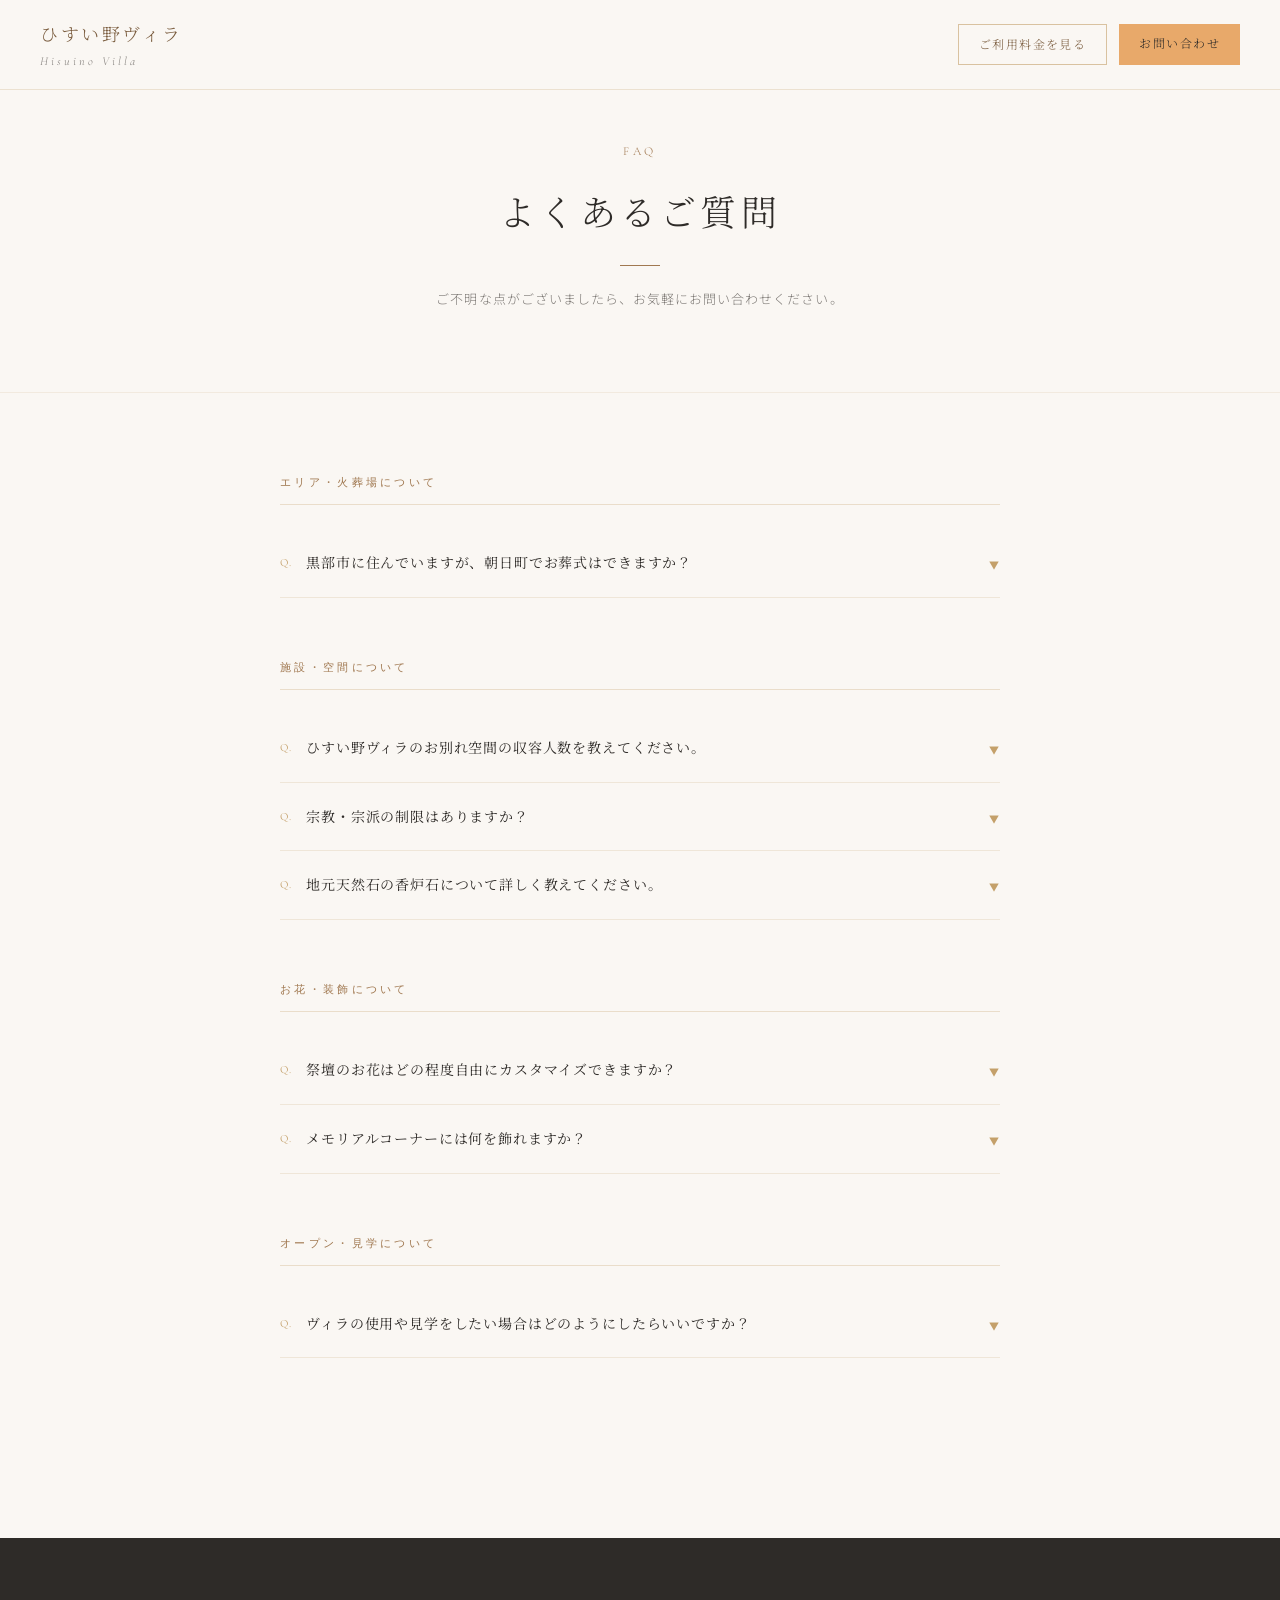
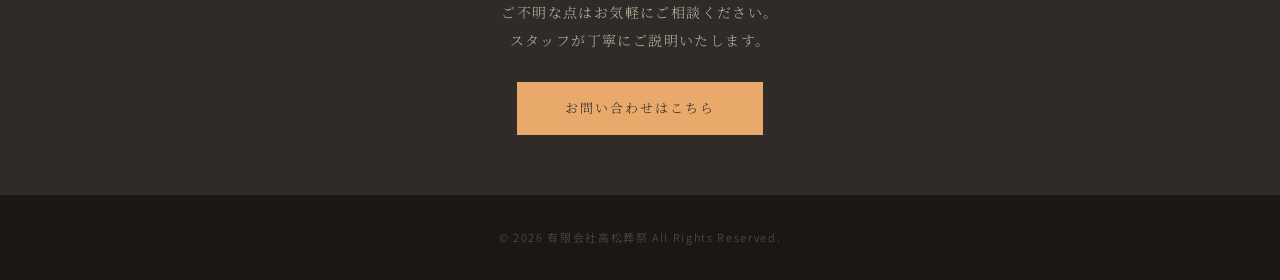
<file: faq.html>
<!DOCTYPE html>
<html lang="ja">
<head>
  <meta charset="UTF-8">
  <meta name="viewport" content="width=device-width, initial-scale=1.0">
  <title>よくあるご質問 | ひすい野ヴィラ</title>
  <meta name="description" content="ひすい野ヴィラに関するよくあるご質問をまとめました。収容人数・宗教・料金・火葬場についてなど、お気軽にご確認ください。">
  <link rel="preconnect" href="https://fonts.googleapis.com">
  <link rel="preconnect" href="https://fonts.gstatic.com" crossorigin>
  <link href="https://fonts.googleapis.com/css2?family=Noto+Serif+JP:wght@300;400;500&family=Noto+Sans+JP:wght@300;400;500&family=Cormorant+Garamond:ital,wght@0,300;0,400;1,300&display=swap" rel="stylesheet">
  <style>
:root{
  --wood-dark:#7a5c3e; --wood-mid:#a07850; --wood-light:#c4a06a;
  --orange-warm:#e8a96a; --orange-pale:#f5e6d3; --orange-faint:#faf3eb;
  --gray-dark:#4a4845; --gray-mid:#7c7874; --gray-light:#b8b4b0; --gray-faint:#f0edea;
  --cream:#faf7f3; --white:#ffffff; --charcoal:#2e2b28;
}
*{ margin:0; padding:0; box-sizing:border-box; }
body{ font-family:'Noto Sans JP',sans-serif; font-weight:300; color:var(--charcoal); background:var(--cream); line-height:1.9; }

/* HEADER */
header{ position:fixed; top:0; left:0; right:0; z-index:100; display:flex; justify-content:space-between; align-items:center; padding:16px 40px; background:rgba(250,247,243,0.94); backdrop-filter:blur(10px); border-bottom:1px solid rgba(196,160,106,0.25); }
.header-logo{ font-family:'Noto Serif JP',serif; font-size:18px; letter-spacing:0.14em; color:var(--wood-dark); text-decoration:none; }
.header-logo span{ display:block; font-size:12px; letter-spacing:0.25em; color:var(--gray-mid); font-family:'Cormorant Garamond',serif; font-style:italic; }
.header-nav{ display:flex; gap:12px; }
.btn-header-outline{ padding:8px 20px; border:0.5px solid rgba(196,160,106,0.6); background:transparent; color:var(--wood-dark); font-size:12px; letter-spacing:0.12em; font-family:'Noto Serif JP',serif; cursor:pointer; text-decoration:none; transition:background 0.2s; }
.btn-header-outline:hover{ background:var(--orange-faint); }
.btn-header-primary{ padding:8px 20px; background:var(--orange-warm); color:var(--charcoal); font-size:12px; letter-spacing:0.12em; font-family:'Noto Serif JP',serif; border:none; cursor:pointer; text-decoration:none; transition:background 0.2s; }
.btn-header-primary:hover{ background:#f0b87a; }

/* HERO */
.faq-hero{ padding:140px 40px 80px; text-align:center; background:var(--cream); border-bottom:1px solid rgba(196,160,106,0.15); }
.faq-hero .section-label{ display:block; font-family:'Cormorant Garamond',serif; font-size:12px; letter-spacing:0.28em; color:var(--wood-mid); text-transform:uppercase; margin-bottom:14px; }
.faq-hero h1{ font-family:'Noto Serif JP',serif; font-size:clamp(24px,3vw,36px); font-weight:300; letter-spacing:0.12em; color:var(--charcoal); margin-bottom:16px; }
.faq-hero p{ font-size:13px; color:var(--gray-mid); letter-spacing:0.08em; line-height:2; }
.hero-divider{ width:40px; height:1px; background:var(--wood-mid); margin:20px auto 0; }

/* FAQ SECTION */
.faq-section{ max-width:800px; margin:0 auto; padding:80px 40px 120px; }

.faq-category{ margin-bottom:60px; }
.faq-category-title{ font-family:'Cormorant Garamond',serif; font-size:11px; letter-spacing:0.3em; color:var(--wood-mid); text-transform:uppercase; margin-bottom:24px; padding-bottom:10px; border-bottom:0.5px solid rgba(196,160,106,0.3); }

.faq-list{ list-style:none; }
.faq-item{ border-bottom:0.5px solid rgba(196,160,106,0.2); }
.faq-q{
  width:100%; text-align:left; background:none; border:none; cursor:pointer;
  padding:22px 0; display:flex; justify-content:space-between; align-items:flex-start; gap:16px;
  font-family:'Noto Serif JP',serif; font-size:14px; font-weight:400; color:var(--charcoal);
  letter-spacing:0.06em; line-height:1.7;
}
.faq-q:hover{ color:var(--wood-dark); }
.faq-q-label{ display:flex; align-items:flex-start; gap:14px; }
.faq-q-num{ font-family:'Cormorant Garamond',serif; font-size:11px; color:var(--wood-light); letter-spacing:0.1em; flex-shrink:0; padding-top:3px; }
.faq-q-arrow{ font-size:10px; color:var(--wood-light); flex-shrink:0; transition:transform 0.3s; padding-top:5px; }
.faq-q[aria-expanded="true"] .faq-q-arrow{ transform:rotate(180deg); }
.faq-a{
  display:none; padding:0 0 24px 28px;
  font-size:13px; color:var(--gray-mid); line-height:2; letter-spacing:0.05em;
}
.faq-a.open{ display:block; }
.faq-a strong{ color:var(--wood-dark); font-weight:400; }

/* CONTACT BANNER */
.contact-banner{ background:var(--charcoal); padding:60px 40px; text-align:center; }
.contact-banner p{ font-family:'Noto Serif JP',serif; font-size:14px; color:rgba(255,235,210,0.7); letter-spacing:0.1em; line-height:2; margin-bottom:28px; }
.contact-banner a{ display:inline-block; padding:14px 48px; background:var(--orange-warm); color:var(--charcoal); font-family:'Noto Serif JP',serif; font-size:13px; letter-spacing:0.15em; text-decoration:none; transition:background 0.2s; }
.contact-banner a:hover{ background:#f0b87a; }

/* FOOTER */
footer{ background:#1a1714; padding:32px 40px; text-align:center; }
footer p{ font-size:11px; color:rgba(255,235,210,0.3); letter-spacing:0.15em; }

/* MOBILE CTA */
.mobile-cta{ display:none; position:fixed; bottom:0; left:0; right:0; z-index:100; }
.mobile-cta a{ text-decoration:none; font-size:12px; letter-spacing:0.08em; font-family:'Noto Serif JP',serif; font-weight:400; display:flex; flex-direction:column; align-items:center; justify-content:center; gap:4px; padding:11px 6px; }
.mobile-cta a:first-child{ background:var(--orange-warm); color:var(--charcoal); flex:3; }
.mobile-cta a:nth-child(2){ background:#faf7f3; color:#7a5c3e; border-left:0.5px solid rgba(196,160,106,0.3); flex:2; }
.mobile-cta a:last-child{ background:#faf7f3; color:#a07850; border:0.5px solid rgba(196,160,106,0.5); border-bottom:none; font-family:'Cormorant Garamond',serif; font-style:italic; font-size:11px; flex:none; width:52px; }

/* REVEAL */
.reveal{ opacity:0; transform:translateY(16px); transition:opacity 0.6s ease, transform 0.6s ease; }
.reveal.visible{ opacity:1; transform:none; }

@media(max-width:768px){
  header{ padding:12px 20px; }
  .header-nav{ gap:8px; }
  .btn-header-outline,.btn-header-primary{ font-size:11px; padding:8px 12px; }
  .faq-hero{ padding:110px 24px 60px; }
  .faq-section{ padding:52px 20px 100px; }
  .contact-banner{ padding:48px 24px; }
  footer{ padding:28px 20px; }
  .mobile-cta{ display:flex; }
}
  </style>
</head>
<body>

<header>
  <a href="index.html" class="header-logo">
    ひすい野ヴィラ
    <span>Hisuino Villa</span>
  </a>
  <nav class="header-nav">
    <a href="index.html#price" class="btn-header-outline">ご利用料金を見る</a>
    <a href="index.html#contact" class="btn-header-primary">お問い合わせ</a>
  </nav>
</header>

<div class="faq-hero">
  <span class="section-label reveal">FAQ</span>
  <h1 class="reveal">よくあるご質問</h1>
  <div class="hero-divider reveal"></div>
  <p class="reveal" style="margin-top:20px;">ご不明な点がございましたら、お気軽にお問い合わせください。</p>
</div>

<div class="faq-section">

  <div class="faq-category reveal">
    <p class="faq-category-title">エリア・火葬場について</p>
    <dl class="faq-list">

      <div class="faq-item">
        <dt class="faq-q" role="button" tabindex="0" aria-expanded="false">
          <span class="faq-q-label">
            <span class="faq-q-num">Q.</span>
            黒部市に住んでいますが、朝日町でお葬式はできますか？
          </span>
          <span class="faq-q-arrow" aria-hidden="true">▼</span>
        </dt>
        <dd class="faq-a">可能です。黒部の方でも、朝日町でご葬儀を行い、朝日の斎場で火葬ができます。<br><br>実は2019年から、魚津・黒部・入善・朝日の方は、朝日と魚津どちらの火葬場を利用しても料金が変わらなくなりました。</dd>
      </div>

    </dl>
  </div>

  <div class="faq-category reveal">
    <p class="faq-category-title">施設・空間について</p>
    <dl class="faq-list">

      <div class="faq-item">
        <dt class="faq-q" role="button" tabindex="0" aria-expanded="false">
          <span class="faq-q-label">
            <span class="faq-q-num">Q.</span>
            ひすい野ヴィラのお別れ空間の収容人数を教えてください。
          </span>
          <span class="faq-q-arrow" aria-hidden="true">▼</span>
        </dt>
        <dd class="faq-a">最適なご参列人数は15〜40名様です。全館に椅子を敷き詰める場合、最大60名様までお参り可能です。少人数の家族葬から、ご親族・お知り合いを広くお招きする葬儀まで幅広く行うことができます。</dd>
      </div>

      <div class="faq-item">
        <dt class="faq-q" role="button" tabindex="0" aria-expanded="false">
          <span class="faq-q-label">
            <span class="faq-q-num">Q.</span>
            宗教・宗派の制限はありますか？
          </span>
          <span class="faq-q-arrow" aria-hidden="true">▼</span>
        </dt>
        <dd class="faq-a">宗教・宗派の制限はございません。ご希望の送り方をお気軽にご相談ください。</dd>
      </div>

      <div class="faq-item">
        <dt class="faq-q" role="button" tabindex="0" aria-expanded="false">
          <span class="faq-q-label">
            <span class="faq-q-num">Q.</span>
            地元天然石の香炉石について詳しく教えてください。
          </span>
          <span class="faq-q-arrow" aria-hidden="true">▼</span>
        </dt>
        <dd class="faq-a">朝日・入善・黒部の山川海から丁寧に拾い集めた天然石を、宝石と同じ工程で14日余りかけて磨き上げたオリジナルの香炉石です。同じ石は2つとなく、故人様が歩まれたこの扇状地への感謝と愛着が静かに伝わる、ひすい野ヴィラならではのしつらえです。権利自治体・観光協会・ほか資源を守る各団体さまからのご快諾ご協力のもと一つ一つスタッフの手で拾い集めました。天然石研磨は、佐渡石材さま監修ご協力のもと、朝日町を代表する宝石ヒスイと同じ工程で磨きをかけております。</dd>
      </div>

    </dl>
  </div>

  <div class="faq-category reveal">
    <p class="faq-category-title">お花・装飾について</p>
    <dl class="faq-list">

      <div class="faq-item">
        <dt class="faq-q" role="button" tabindex="0" aria-expanded="false">
          <span class="faq-q-label">
            <span class="faq-q-num">Q.</span>
            祭壇のお花はどの程度自由にカスタマイズできますか？
          </span>
          <span class="faq-q-arrow" aria-hidden="true">▼</span>
        </dt>
        <dd class="faq-a">木目調ベースの洋風祭壇はそのままに、お花の色味やボリュームをご家族のご希望に合わせてアレンジできます。費用が不透明に膨らまないよう、プランナーが見本をご覧いただきながらご希望を伺います。</dd>
      </div>

      <div class="faq-item">
        <dt class="faq-q" role="button" tabindex="0" aria-expanded="false">
          <span class="faq-q-label">
            <span class="faq-q-num">Q.</span>
            メモリアルコーナーには何を飾れますか？
          </span>
          <span class="faq-q-arrow" aria-hidden="true">▼</span>
        </dt>
        <dd class="faq-a">趣味のお道具、写真アルバム、ご家族からのお手紙、大好物やお酒など、故人様の人生を物語るものであれば基本的に自由に飾っていただけます。釣り道具やバイクなど、個性的なお品物をお飾りされる方もおいでです。</dd>
      </div>

    </dl>
  </div>

  <div class="faq-category reveal">
    <p class="faq-category-title">オープン・見学について</p>
    <dl class="faq-list">

      <div class="faq-item">
        <dt class="faq-q" role="button" tabindex="0" aria-expanded="false">
          <span class="faq-q-label">
            <span class="faq-q-num">Q.</span>
            ヴィラの使用や見学をしたい場合はどのようにしたらいいですか？
          </span>
          <span class="faq-q-arrow" aria-hidden="true">▼</span>
        </dt>
        <dd class="faq-a">ページ下部より、お電話もしくはLINEにてご希望をお申し付けくださいませ。</dd>
      </div>

    </dl>
  </div>

</div>

<div class="contact-banner">
  <p>ご不明な点はお気軽にご相談ください。<br>スタッフが丁寧にご説明いたします。</p>
  <a href="index.html#contact">お問い合わせはこちら</a>
</div>

<footer>
  <p>&copy; 2026 有限会社高松葬祭 All Rights Reserved.</p>
</footer>

<div class="mobile-cta">
  <a href="tel:0765838855">
    <svg xmlns="http://www.w3.org/2000/svg" width="16" height="16" viewBox="0 0 24 24" fill="none" stroke="currentColor" stroke-width="1.5" stroke-linecap="round" stroke-linejoin="round"><path d="M22 16.92v3a2 2 0 0 1-2.18 2 19.79 19.79 0 0 1-8.63-3.07A19.5 19.5 0 0 1 4.69 12 19.79 19.79 0 0 1 1.61 3.18 2 2 0 0 1 3.6 1h3a2 2 0 0 1 2 1.72c.127.96.361 1.903.7 2.81a2 2 0 0 1-.45 2.11L7.91 8.6a16 16 0 0 0 6.29 6.29l.96-.96a2 2 0 0 1 2.11-.45c.907.339 1.85.573 2.81.7A2 2 0 0 1 22 16.92z"/></svg>
    今すぐ電話で相談する
  </a>
  <a href="index.html#faq">
    <svg xmlns="http://www.w3.org/2000/svg" width="16" height="16" viewBox="0 0 24 24" fill="none" stroke="currentColor" stroke-width="1.5" stroke-linecap="round" stroke-linejoin="round"><circle cx="12" cy="12" r="10"/><path d="M9.09 9a3 3 0 0 1 5.83 1c0 2-3 3-3 3"/><line x1="12" y1="17" x2="12.01" y2="17"/></svg>
    よくある質問
  </a>
  <a href="#" onclick="window.scrollTo({top:0,behavior:'smooth'});return false;">
    <svg xmlns="http://www.w3.org/2000/svg" width="14" height="14" viewBox="0 0 24 24" fill="none" stroke="currentColor" stroke-width="1.5" stroke-linecap="round" stroke-linejoin="round"><path d="M12 19V5M5 12l7-7 7 7"/></svg>
    TOP
  </a>
</div>

<script>
const obs = new IntersectionObserver((entries) => {
  entries.forEach(e => { if(e.isIntersecting){ e.target.classList.add('visible'); obs.unobserve(e.target); } });
}, { threshold: 0.1 });
document.querySelectorAll('.reveal').forEach(el => obs.observe(el));

document.querySelectorAll('.faq-q').forEach(btn => {
  btn.addEventListener('click', () => {
    const expanded = btn.getAttribute('aria-expanded') === 'true';
    btn.setAttribute('aria-expanded', !expanded);
    const ans = btn.nextElementSibling;
    ans.classList.toggle('open', !expanded);
  });
  btn.addEventListener('keydown', e => {
    if(e.key === 'Enter' || e.key === ' '){ e.preventDefault(); btn.click(); }
  });
});
</script>
</body>
</html>
</file>
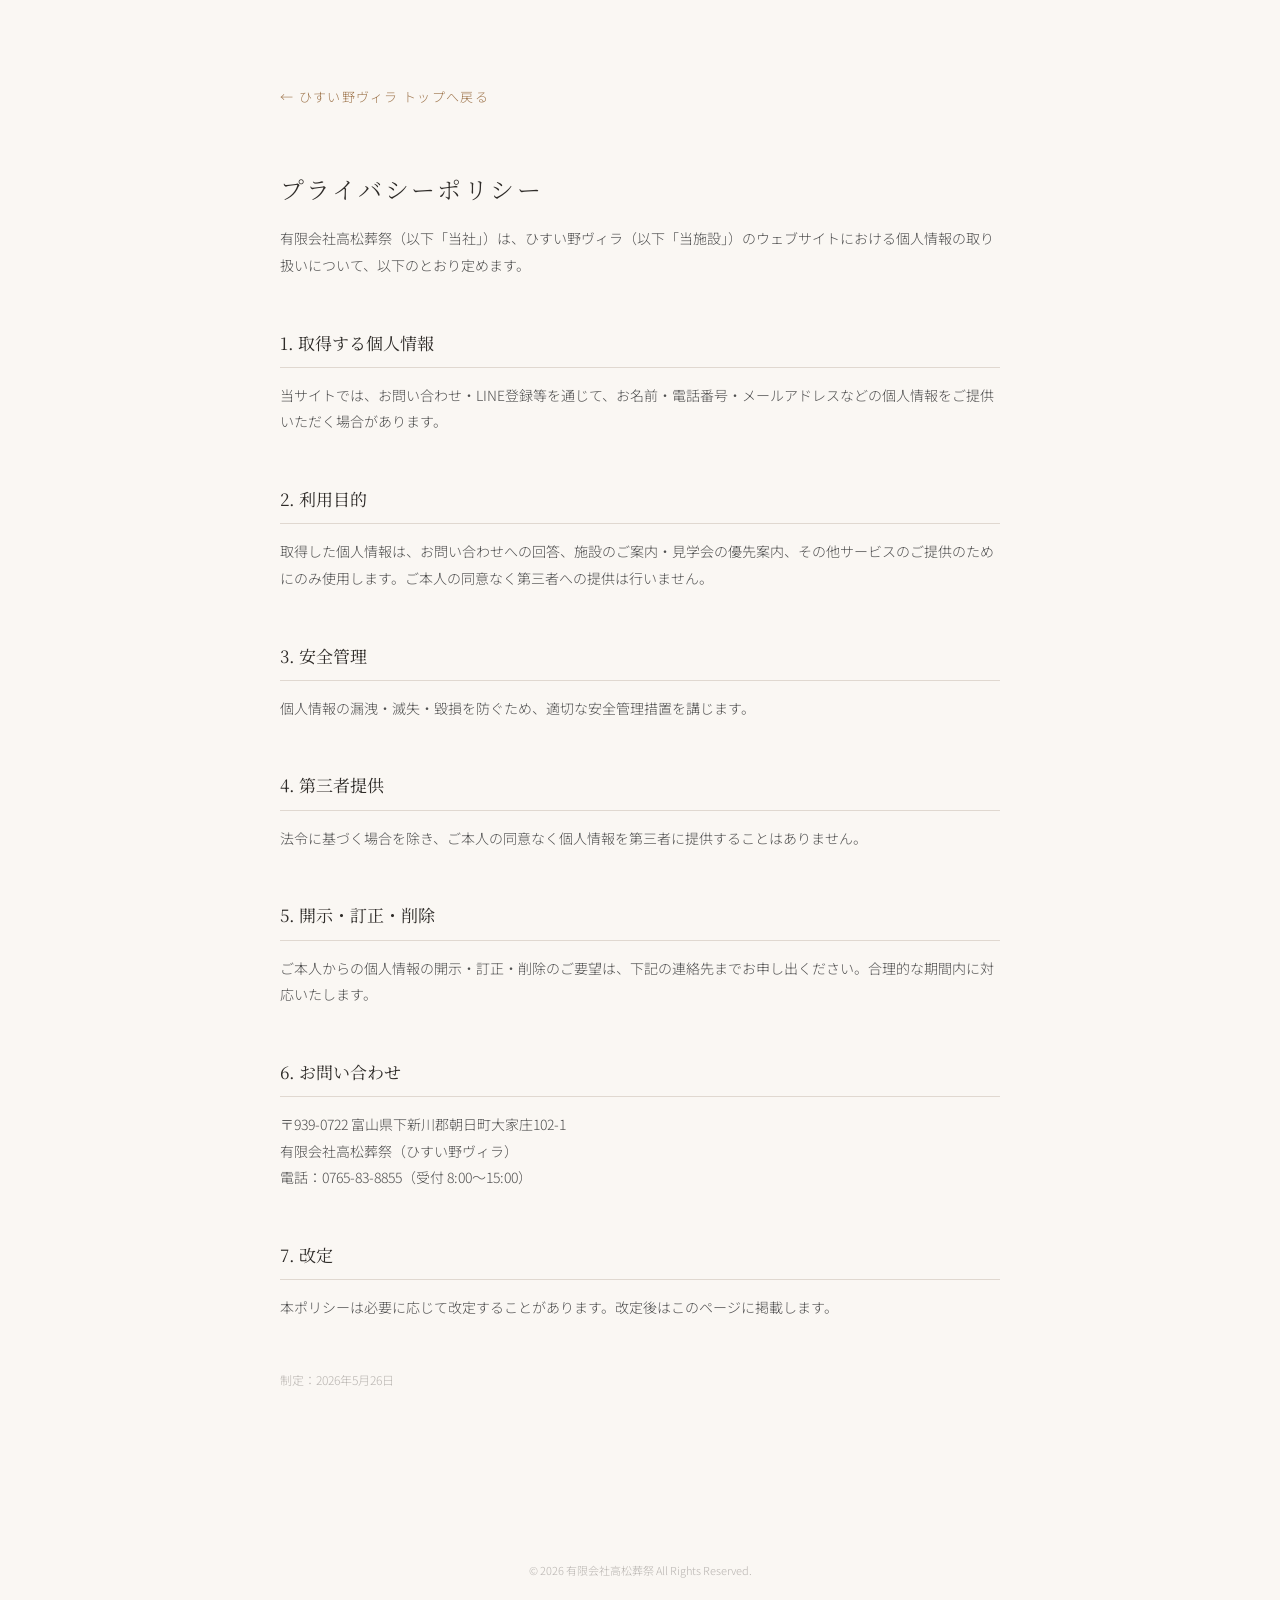
<file: privacy.html>
<!DOCTYPE html>
<html lang="ja">
<head>
<meta charset="UTF-8">
<meta name="viewport" content="width=device-width, initial-scale=1.0">
<title>プライバシーポリシー | ひすい野ヴィラ</title>
<link href="https://fonts.googleapis.com/css2?family=Noto+Serif+JP:wght@300;400&family=Noto+Sans+JP:wght@300;400&display=swap" rel="stylesheet">
<style>
  body { font-family:'Noto Sans JP',sans-serif; background:#faf7f3; color:#2e2b28; font-weight:300; line-height:1.9; margin:0; padding:0; }
  .wrap { max-width:720px; margin:0 auto; padding:80px 24px 120px; }
  h1 { font-family:'Noto Serif JP',serif; font-size:24px; font-weight:300; letter-spacing:0.1em; margin-bottom:8px; }
  h2 { font-family:'Noto Serif JP',serif; font-size:17px; font-weight:400; margin-top:48px; margin-bottom:12px; padding-bottom:8px; border-bottom:1px solid #e0d8d0; }
  p { font-size:14px; color:#505050; margin-bottom:16px; }
  .back { display:inline-block; margin-bottom:40px; font-size:13px; color:#a07850; text-decoration:none; letter-spacing:0.1em; }
  .back:hover { text-decoration:underline; }
  footer { text-align:center; padding:32px; font-size:11px; color:#b8b4b0; }
</style>
</head>
<body>
<div class="wrap">
  <a href="index.html" class="back">← ひすい野ヴィラ トップへ戻る</a>
  <h1>プライバシーポリシー</h1>
  <p>有限会社高松葬祭（以下「当社」）は、ひすい野ヴィラ（以下「当施設」）のウェブサイトにおける個人情報の取り扱いについて、以下のとおり定めます。</p>

  <h2>1. 取得する個人情報</h2>
  <p>当サイトでは、お問い合わせ・LINE登録等を通じて、お名前・電話番号・メールアドレスなどの個人情報をご提供いただく場合があります。</p>

  <h2>2. 利用目的</h2>
  <p>取得した個人情報は、お問い合わせへの回答、施設のご案内・見学会の優先案内、その他サービスのご提供のためにのみ使用します。ご本人の同意なく第三者への提供は行いません。</p>

  <h2>3. 安全管理</h2>
  <p>個人情報の漏洩・滅失・毀損を防ぐため、適切な安全管理措置を講じます。</p>

  <h2>4. 第三者提供</h2>
  <p>法令に基づく場合を除き、ご本人の同意なく個人情報を第三者に提供することはありません。</p>

  <h2>5. 開示・訂正・削除</h2>
  <p>ご本人からの個人情報の開示・訂正・削除のご要望は、下記の連絡先までお申し出ください。合理的な期間内に対応いたします。</p>

  <h2>6. お問い合わせ</h2>
  <p>〒939-0722 富山県下新川郡朝日町大家庄102-1<br>
  有限会社高松葬祭（ひすい野ヴィラ）<br>
  電話：0765-83-8855（受付 8:00〜15:00）</p>

  <h2>7. 改定</h2>
  <p>本ポリシーは必要に応じて改定することがあります。改定後はこのページに掲載します。</p>

  <p style="margin-top:48px; font-size:12px; color:#b8b4b0;">制定：2026年5月26日</p>
</div>
<footer>© 2026 有限会社高松葬祭 All Rights Reserved.</footer>
</body>
</html>
</file>
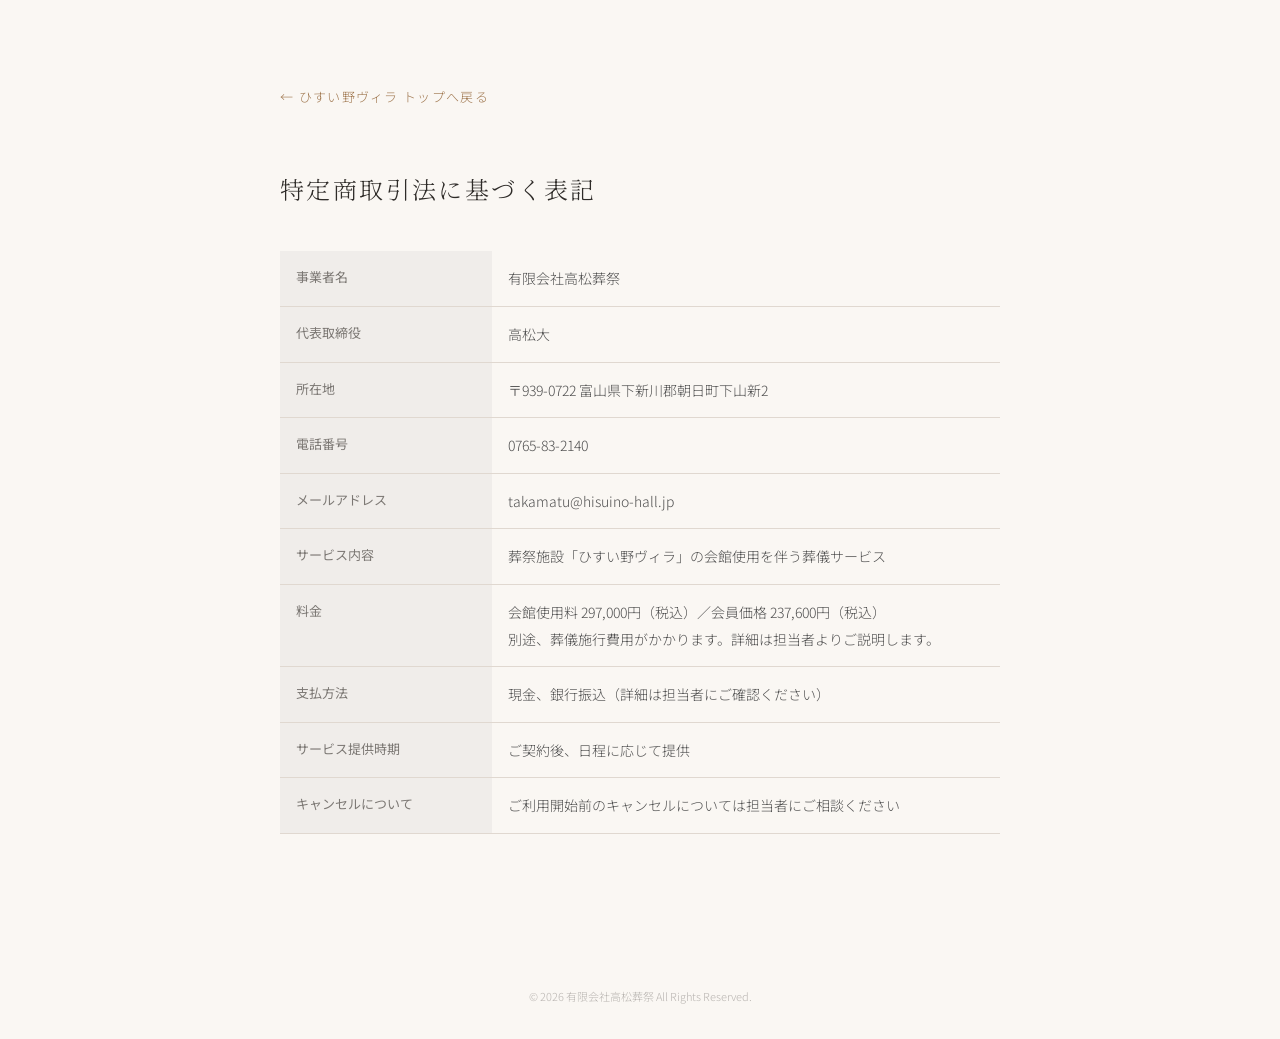
<file: tokushoho.html>
<!DOCTYPE html>
<html lang="ja">
<head>
<meta charset="UTF-8">
<meta name="viewport" content="width=device-width, initial-scale=1.0">
<title>特定商取引法に基づく表記 | ひすい野ヴィラ</title>
<link href="https://fonts.googleapis.com/css2?family=Noto+Serif+JP:wght@300;400&family=Noto+Sans+JP:wght@300;400&display=swap" rel="stylesheet">
<style>
  body { font-family:'Noto Sans JP',sans-serif; background:#faf7f3; color:#2e2b28; font-weight:300; line-height:1.9; margin:0; padding:0; }
  .wrap { max-width:720px; margin:0 auto; padding:80px 24px 120px; }
  h1 { font-family:'Noto Serif JP',serif; font-size:24px; font-weight:300; letter-spacing:0.1em; margin-bottom:40px; }
  table { width:100%; border-collapse:collapse; font-size:14px; }
  th { width:180px; padding:14px 16px; background:#f0edea; font-weight:400; text-align:left; vertical-align:top; border-bottom:1px solid #e0d8d0; font-size:13px; color:#7c7874; }
  td { padding:14px 16px; border-bottom:1px solid #e0d8d0; color:#505050; vertical-align:top; }
  .back { display:inline-block; margin-bottom:40px; font-size:13px; color:#a07850; text-decoration:none; letter-spacing:0.1em; }
  .back:hover { text-decoration:underline; }
  footer { text-align:center; padding:32px; font-size:11px; color:#b8b4b0; }
  @media(max-width:600px){ th { width:120px; font-size:12px; } td { font-size:13px; } }
</style>
</head>
<body>
<div class="wrap">
  <a href="index.html" class="back">← ひすい野ヴィラ トップへ戻る</a>
  <h1>特定商取引法に基づく表記</h1>
  <table>
    <tr><th>事業者名</th><td>有限会社高松葬祭</td></tr>
    <tr><th>代表取締役</th><td>高松大</td></tr>
    <tr><th>所在地</th><td>〒939-0722 富山県下新川郡朝日町下山新2</td></tr>
    <tr><th>電話番号</th><td>0765-83-2140</td></tr>
    <tr><th>メールアドレス</th><td>takamatu@hisuino-hall.jp</td></tr>
    <tr><th>サービス内容</th><td>葬祭施設「ひすい野ヴィラ」の会館使用を伴う葬儀サービス</td></tr>
    <tr><th>料金</th><td>会館使用料 297,000円（税込）／会員価格 237,600円（税込）<br>別途、葬儀施行費用がかかります。詳細は担当者よりご説明します。</td></tr>
    <tr><th>支払方法</th><td>現金、銀行振込（詳細は担当者にご確認ください）</td></tr>
    <tr><th>サービス提供時期</th><td>ご契約後、日程に応じて提供</td></tr>
    <tr><th>キャンセルについて</th><td>ご利用開始前のキャンセルについては担当者にご相談ください</td></tr>
  </table>
</div>
<footer>© 2026 有限会社高松葬祭 All Rights Reserved.</footer>
</body>
</html>
</file>
